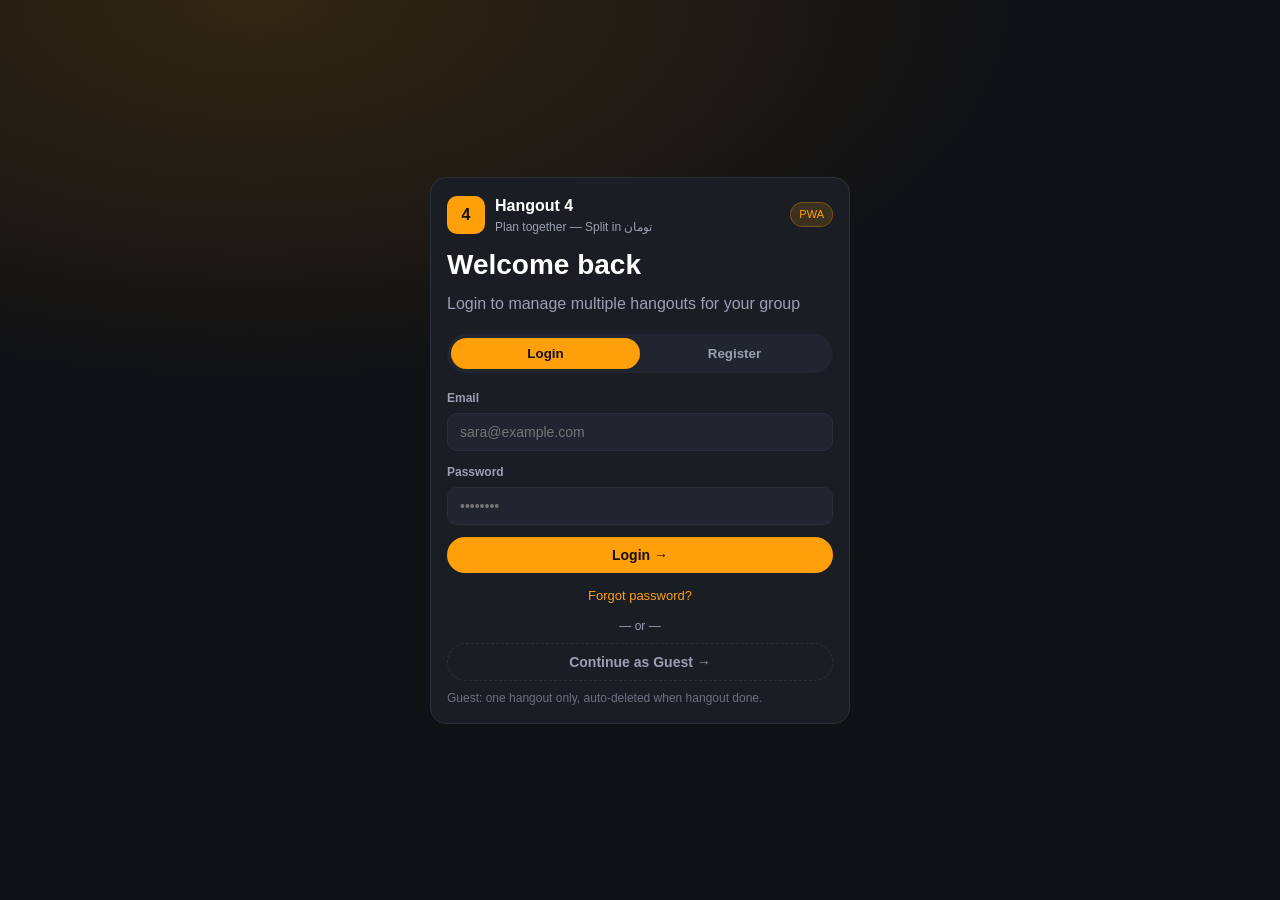
<file: hangout-app/hangout-app/index.html>
<!DOCTYPE html>
<html lang="en">
<head>
<meta charset="UTF-8">
<meta name="viewport" content="width=device-width, initial-scale=1">
<title>Hangout 4 — Plan & Split (تومان)</title>
<meta name="theme-color" content="#FF9F0A">
<link rel="manifest" href="manifest.json">
<link rel="stylesheet" href="css/style.css">
<script src="config.js"></script>
</head>
<body>
<!-- AUTH VIEW -->
<div id="authView" class="auth-wrap">
  <div class="auth-card card">
    <div style="display:flex;align-items:center;gap:10px;margin-bottom:8px">
      <div style="width:38px;height:38px;background:#FF9F0A;border-radius:10px;display:grid;place-items:center;font-weight:900;color:#111">4</div>
      <div><div style="font-weight:900">Hangout 4</div><div class="subtle">Plan together — Split in تومان</div></div>
      <span class="badge badge-accent" style="margin-left:auto">PWA</span>
    </div>
    <h1>Welcome back</h1>
    <p>Login to manage multiple hangouts for your group</p>
    <div class="tabs">
      <button id="tabLogin" class="active" onclick="switchAuth('login')">Login</button>
      <button id="tabRegister" onclick="switchAuth('register')">Register</button>
    </div>
    <div id="loginForm">
      <div class="field"><label>Email</label><input id="loginEmail" type="email" placeholder="sara@example.com"></div>
      <div class="field"><label>Password</label><input id="loginPass" type="password" placeholder="••••••••"></div>
      <button class="btn btn-primary" style="width:100%" onclick="doLogin()">Login →</button>
      <div style="text-align:center;margin-top:10px"><a href="#" onclick="openForgotModal();return false;" style="font-size:13px;color:var(--accent)">Forgot password?</a></div>
      <div style="text-align:center;margin-top:10px" class="subtle">— or —</div>
      <button class="btn btn-ghost" style="width:100%;border:1px dashed var(--border);margin-top:8px" onclick="doGuestLogin()">Continue as Guest →</button>
      <div class="hint" style="margin-top:8px">Guest: one hangout only, auto-deleted when hangout done.</div>
    </div>
    <div id="registerForm" class="hidden">
      <div class="field"><label>Display name</label><input id="regName" placeholder="Sara"></div>
      <div class="field"><label>Email</label><input id="regEmail" type="email" placeholder="sara@example.com"></div>
      <div class="field"><label>Password</label><input id="regPass" type="password" placeholder="Min 4 chars"></div>
      <button class="btn btn-primary" style="width:100%" onclick="doRegister()">Create account</button>
      <div style="text-align:center;margin-top:10px"><a href="#" onclick="doGuestLogin();return false;" style="font-size:13px;color:var(--accent)">Continue as Guest →</a></div>
    </div>
  </div>
</div>

<!-- APP VIEW -->
<div id="appView" class="hidden">
  <div class="app">
    <aside class="sidebar">
      <div class="logo"><div style="width:32px;height:32px;background:#FF9F0A;border-radius:8px;display:grid;place-items:center;color:#111">✦</div> Hangout 4 <span>· تومان</span></div>
      <div id="liveDot" class="subtle" style="font-size:11px;display:flex;align-items:center;gap:6px"><span style="width:8px;height:8px;background:var(--success);border-radius:50%;display:inline-block"></span> Live Sync</div>
      <div class="card" style="padding:12px;display:flex;align-items:center;gap:10px">
        <div id="meAvatar" class="avatar" style="background:#FF9F0A">?</div>
        <div style="flex:1;min-width:0"><div id="meName" style="font-weight:800;font-size:13px"></div><div id="meEmail" class="subtle" style="font-size:11px;overflow:hidden;text-overflow:ellipsis"></div></div>
        <button class="btn btn-ghost btn-sm" onclick="logout()">Logout</button>
      </div>
      <nav class="nav">
        <button id="navDashboard" class="active" onclick="router('dashboard')">🏠 Dashboard</button>
        <button id="navHost" class="hidden" onclick="openHostPanel()" style="border:1px solid var(--accent);color:var(--accent)">👑 Host Panel</button>
        <button onclick="router('history')">🕘 History</button>
        <button onclick="exportData()">⬇ Export</button>
        <label class="btn btn-ghost btn-sm" style="cursor:pointer;text-align:center">⬆ Import <input id="importFile" type="file" accept=".json" hidden onchange="importData(event)"></label>
      </nav>
      <div class="card" style="padding:12px">
        <div class="subtle" style="margin-bottom:8px">Quick stats</div>
        <div id="sidebarStats" class="subtle"></div>
        <div style="margin-top:8px" class="subtle">Not updating? <a href="#" onclick="forceRefresh();return false;" style="color:var(--accent)">⟳ Sync</a> · <a href="#" onclick="clearCacheAndReload();return false;" style="color:var(--accent)">Clear cache</a></div>
      </div>
      <div class="subtle" style="margin-top:auto">Currency: <b style="color:var(--accent)">تومان (Toman)</b> · 1 تومان = 10 ریال<br><span class="subtle">Tip: Hard reload Ctrl+Shift+R if ngrok stale</span></div>
    </aside>
    <main class="main">
      <div id="dashboardView"></div>
      <div id="hangoutView" class="hidden"></div>
    </main>
  </div>
</div>

<!-- MODALS -->
<div id="modalCreate" class="modal-bg hidden">
  <div class="modal">
    <h3>Create new hangout</h3>
    <div class="field"><label>Title</label><input id="newTitle" placeholder="Friday Cafe & Movie"></div>
    <div class="field"><label>Description</label><textarea id="newDesc" rows="2" placeholder="Chill at Valiasr..."></textarea></div>
    <div class="field"><label>Invite members (choose up to 9 + you = 10)</label><div id="memberPicker" class="grid" style="gap:6px"></div><div class="hint">Registered users appear here. Or type name and press Add.</div>
      <div class="flex" style="margin-top:8px"><input id="customMember" placeholder="Add guest name (e.g., Mina)"><button class="btn btn-ghost btn-sm" onclick="addCustomMember()">Add</button></div>
    </div>
    <div class="flex justify-between" style="margin-top:12px">
      <button class="btn btn-ghost" onclick="closeModal('modalCreate')">Cancel</button>
      <button class="btn btn-primary" onclick="createHangout()">Create · 10 max</button>
    </div>
  </div>
</div>

<div id="modalExpense" class="modal-bg hidden">
  <div class="modal">
    <h3>Add expense (تومان)</h3>
    <div class="field"><label>Description</label><input id="expDesc" placeholder="Dinner at restaurant"></div>
    <div class="row2">
      <div class="field"><label>Amount (تومان)</label><input id="expAmount" type="text" inputmode="numeric" placeholder="50,000" autocomplete="off"></div>
      <div class="field"><label>Payer</label><select id="expPayer"></select></div>
    </div>
    <div class="field"><label>Split type</label>
      <select id="expSplitType" onchange="onSplitTypeChange()">
        <option value="equal">Equal (÷ all)</option>
        <option value="exact">Custom amounts (تومان)</option>
        <option value="percent">Percentages (%)</option>
        <option value="shares">Shares (e.g., 2:1:1:1)</option>
      </select>
    </div>
    <div id="expParticipants"></div>
    <div id="expCustomArea"></div>
    <div class="flex justify-between" style="margin-top:14px">
      <button class="btn btn-ghost" onclick="closeModal('modalExpense')">Cancel</button>
      <button class="btn btn-primary" onclick="saveExpense()">Add expense</button>
    </div>
    <div id="expError" class="subtle" style="color:var(--danger);margin-top:8px"></div>
  </div>
</div>

<div id="modalPayment" class="modal-bg hidden">
  <div class="modal">
    <h3>Record payment (تسویه)</h3>
    <div class="row2">
      <div class="field"><label>From (payer)</label><select id="payFrom"></select></div>
      <div class="field"><label>To (receiver)</label><select id="payTo"></select></div>
    </div>
    <div class="field"><label>Amount (تومان)</label><input id="payAmount" type="text" inputmode="numeric" placeholder="10,000" autocomplete="off"></div>
    <div class="field"><label>Note</label><input id="payNote" placeholder="Cash / transfer"></div>
    <div class="flex justify-between" style="margin-top:12px">
      <button class="btn btn-ghost" onclick="closeModal('modalPayment')">Cancel</button>
      <button class="btn btn-primary" onclick="savePayment()">Record</button>
    </div>
  </div>
</div>

<div id="modalPoll" class="modal-bg hidden">
  <div class="modal">
    <h3 id="pollTitle">Add option</h3>
    <div id="pollFields"></div>
    <div class="flex justify-between" style="margin-top:12px">
      <button class="btn btn-ghost" onclick="closeModal('modalPoll')">Cancel</button>
      <button class="btn btn-primary" onclick="savePoll()">Add</button>
    </div>
  </div>
</div>

<div id="modalHost" class="modal-bg hidden">
  <div class="modal" style="max-width:640px">
    <h3>👑 Host Panel — Control Users & Hangouts</h3>
    <div class="subtle" id="hostInfo">Manage members, kick, make admin, transfer host</div>
    <div id="hostContent" style="margin-top:12px"></div>
    <div class="flex justify-between" style="margin-top:14px">
      <button class="btn btn-ghost" onclick="closeModal('modalHost')">Close</button>
      <button class="btn btn-primary" onclick="refreshHostPanel()">Refresh</button>
    </div>
  </div>
</div>

<div id="modalForgot" class="modal-bg hidden">
  <div class="modal">
    <h3>Reset password</h3>
    <div class="subtle" style="margin-bottom:12px">Enter your email and new password. Works offline too. Host can also reset for you via Host Panel.</div>
    <div class="field"><label>Email</label><input id="forgotEmail" type="email" placeholder="sara@example.com"></div>
    <div class="field"><label>New password</label><input id="forgotPass" type="password" placeholder="Min 4 chars"></div>
    <div class="field"><label>Confirm new password</label><input id="forgotPass2" type="password" placeholder="Repeat"></div>
    <div id="forgotError" class="subtle" style="color:var(--danger);margin-top:6px"></div>
    <div class="flex justify-between" style="margin-top:12px">
      <button class="btn btn-ghost" onclick="closeModal('modalForgot')">Cancel</button>
      <button class="btn btn-primary" onclick="doForgot()">Reset → Login</button>
    </div>
  </div>
</div>

<script src="js/app.js"></script>
</body>
</html>
</file>
<file: hangout-app/hangout-app/css/style.css>
:root{--bg:#0F1115;--card:#1A1D24;--card2:#21252F;--border:#2B2F3A;--accent:#FF9F0A;--accent2:#FFB340;--text:#FFFFFF;--muted:#9AA0B2;--dim:#6C7280;--success:#2ECC71;--danger:#FF5A5A;--radius:16px}
*{box-sizing:border-box;margin:0;padding:0}
body{font-family:'Segoe UI',Tahoma,sans-serif;background:var(--bg);color:var(--text);line-height:1.5;min-height:100vh}
a{color:var(--accent);text-decoration:none}
button{cursor:pointer;font-family:inherit}
input,select,textarea{background:var(--card2);border:1px solid var(--border);color:var(--text);border-radius:10px;padding:10px 12px;width:100%;font-size:14px;outline:none}
input:focus,select:focus,textarea:focus{border-color:var(--accent)}
.btn{padding:10px 18px;border-radius:999px;border:0;font-weight:700;font-size:14px;transition:.15s;display:inline-flex;align-items:center;gap:8px;justify-content:center}
.btn-primary{background:var(--accent);color:#111}
.btn-primary:hover{background:var(--accent2)}
.btn-ghost{background:var(--card);color:var(--muted);border:1px solid var(--border)}
.btn-ghost:hover{border-color:var(--accent);color:var(--text)}
.btn-sm{padding:7px 12px;font-size:12px}
.badge{font-size:11px;padding:3px 8px;border-radius:999px;background:var(--card2);border:1px solid var(--border);color:var(--muted)}
.badge-accent{background:rgba(255,159,10,.15);color:var(--accent);border-color:rgba(255,159,10,.3)}
.card{background:var(--card);border:1px solid var(--border);border-radius:var(--radius);padding:16px}
.card-hover:hover{border-color:var(--accent)}
.grid{display:grid;gap:12px}
.flex{display:flex;gap:8px;align-items:center}
.justify-between{justify-content:space-between}
.avatar{width:32px;height:32px;border-radius:50%;display:grid;place-items:center;font-weight:800;font-size:13px;color:#fff;flex-shrink:0}
.avatar-sm{width:24px;height:24px;font-size:11px}
.avatar-xs{width:20px;height:20px;font-size:10px}
.pill{padding:2px 8px;border-radius:999px;font-size:11px;font-weight:700}
.hidden{display:none !important}
.divider{height:1px;background:var(--border);margin:12px 0}

/* Layout */
.app{display:flex;min-height:100vh}
.sidebar{width:280px;background:var(--card);border-right:1px solid var(--border);padding:18px;display:flex;flex-direction:column;gap:16px;position:sticky;top:0;height:100vh;overflow:auto}
.main{flex:1;padding:20px 22px;max-width:1100px;margin:0 auto;width:100%}
.topbar{display:flex;align-items:center;justify-content:space-between;margin-bottom:18px;flex-wrap:wrap;gap:12px}
.logo{font-weight:900;font-size:18px;display:flex;align-items:center;gap:10px}
.logo span{color:var(--accent)}
.nav{display:flex;flex-direction:column;gap:6px}
.nav button{text-align:left;padding:10px 12px;border-radius:10px;background:transparent;border:0;color:var(--muted);font-weight:600;display:flex;align-items:center;gap:10px}
.nav button.active{background:var(--accent);color:#111}
.nav button:hover{background:var(--card2);color:var(--text)}
.nav button.active:hover{background:var(--accent2)}

/* Auth */
.auth-wrap{min-height:100vh;display:grid;place-items:center;padding:20px;background:radial-gradient(800px 400px at 20% 0%, rgba(255,159,10,.15), transparent), var(--bg)}
.auth-card{width:100%;max-width:420px}
.auth-card h1{font-size:28px;margin-bottom:6px}
.auth-card p{color:var(--muted);margin-bottom:18px}
.tabs{display:flex;background:var(--card2);padding:4px;border-radius:999px;margin-bottom:16px}
.tabs button{flex:1;padding:8px;border-radius:999px;border:0;background:transparent;color:var(--muted);font-weight:700}
.tabs button.active{background:var(--accent);color:#111}
.field{margin-bottom:12px}
.field label{font-size:12px;color:var(--muted);margin-bottom:6px;display:block;font-weight:600}
.hint{font-size:12px;color:var(--dim);margin-top:8px}

/* Hangout cards */
.hangout-grid{grid-template-columns:repeat(auto-fill,minmax(280px,1fr))}
.status{font-size:11px;font-weight:800;letter-spacing:.5px;text-transform:uppercase;padding:4px 8px;border-radius:6px}
.status-planning{background:rgba(255,159,10,.15);color:var(--accent)}
.status-finalized{background:rgba(46,204,113,.15);color:var(--success)}
.status-done{background:rgba(154,160,178,.15);color:var(--muted)}
.stat-row{display:grid;grid-template-columns:repeat(3,1fr);gap:10px;margin:14px 0}
.stat{background:var(--card2);border:1px solid var(--border);border-radius:12px;padding:12px;text-align:center}
.stat b{font-size:18px}
.stat span{font-size:11px;color:var(--muted);display:block}
.tab-bar{display:flex;gap:8px;margin:14px 0;overflow:auto;padding-bottom:4px}
.tab-bar button{padding:8px 14px;border-radius:999px;border:1px solid var(--border);background:var(--card);color:var(--muted);font-weight:700;white-space:nowrap}
.tab-bar button.active{background:var(--accent);color:#111;border-color:var(--accent)}

/* Poll items */
.poll-item{display:flex;align-items:center;justify-content:space-between;padding:10px 12px;background:var(--card2);border:1px solid var(--border);border-radius:10px;margin-bottom:8px}
.poll-item.voted{border-color:var(--accent);background:rgba(255,159,10,.08)}
.vote-row{display:flex;gap:4px;flex-wrap:wrap}
.vote-dot{width:22px;height:22px;border-radius:50%;display:grid;place-items:center;font-size:10px;color:#fff;font-weight:800}
.expense-row{display:flex;gap:12px;align-items:center;padding:12px;background:var(--card2);border:1px solid var(--border);border-radius:12px;margin-bottom:8px}
.balance-card{padding:14px;border-radius:14px;border:1px solid var(--border);background:var(--card2)}
.balance-pos{color:var(--success)} .balance-neg{color:var(--danger)} .balance-zero{color:var(--muted)}
.transfer{padding:12px;background:var(--card);border:1px dashed var(--accent);border-radius:10px;display:flex;align-items:center;justify-content:space-between;margin-bottom:8px}
.comment{padding:10px 12px;background:var(--card2);border:1px solid var(--border);border-radius:12px;margin-bottom:8px}
.modal-bg{position:fixed;inset:0;background:rgba(0,0,0,.6);display:grid;place-items:center;z-index:50;padding:16px}
.modal{background:var(--card);border:1px solid var(--border);border-radius:16px;padding:18px;width:100%;max-width:520px;max-height:90vh;overflow:auto}
.modal h3{margin-bottom:12px}
.row2{display:grid;grid-template-columns:1fr 1fr;gap:10px}
@media(max-width:900px){
  .sidebar{width:100%;height:auto;position:relative}
  .app{flex-direction:column}
  .row2{grid-template-columns:1fr}
}
.rial{font-family:monospace;direction:ltr}
.subtle{color:var(--muted);font-size:12px}
.kbd{font-size:10px;background:var(--card2);border:1px solid var(--border);padding:2px 6px;border-radius:4px;color:var(--dim)}
.empty{padding:24px;text-align:center;color:var(--muted);border:1px dashed var(--border);border-radius:12px;background:var(--card2)}
.progress{height:6px;background:var(--card2);border-radius:999px;overflow:hidden}
.progress i{display:block;height:100%;background:var(--accent)}
</file>
